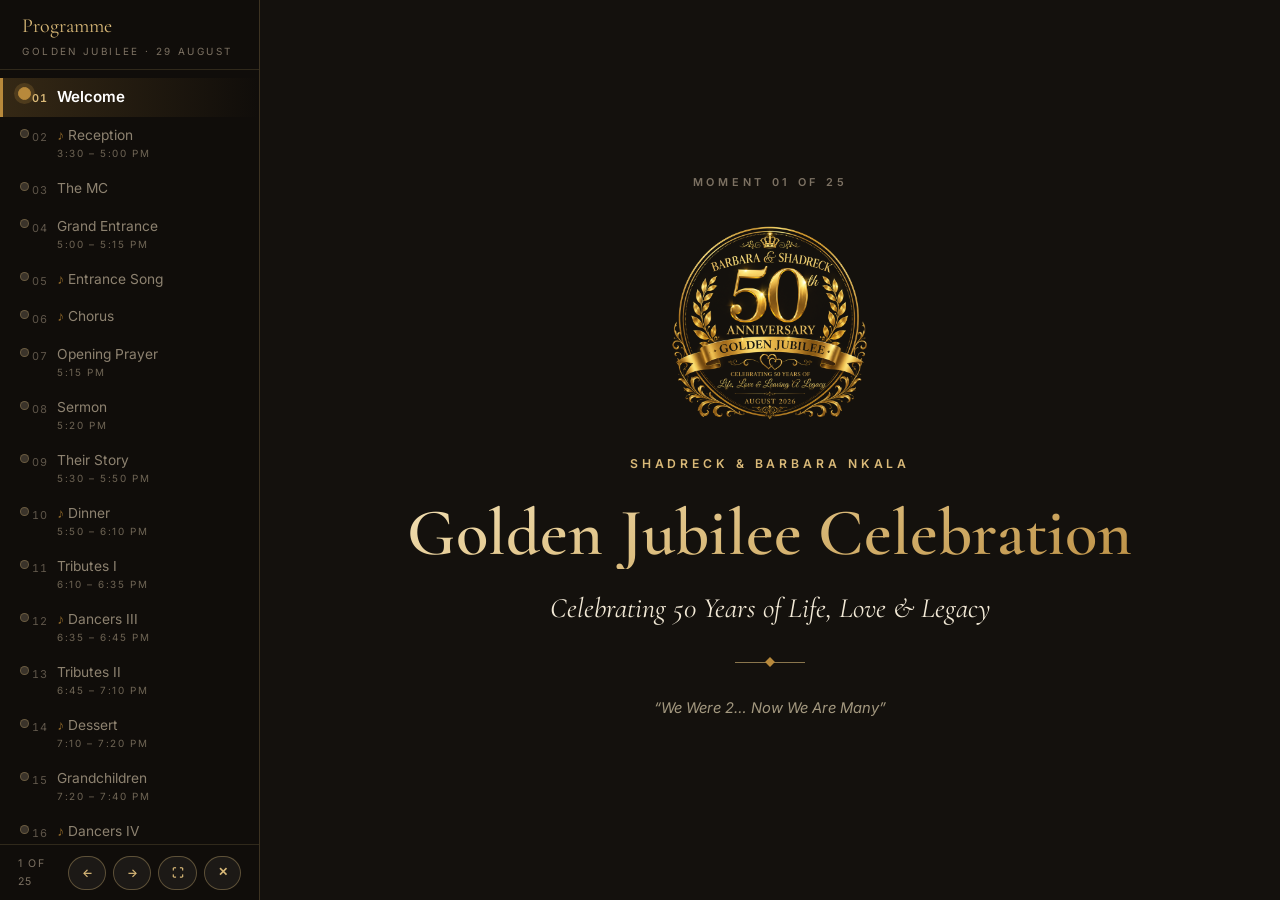
<file: programme.html>
<!DOCTYPE html>
<html lang="en">
<head>
<meta charset="utf-8">
<meta name="viewport" content="width=device-width,initial-scale=1">
<title>Programme — Shadreck &amp; Barbara Golden Jubilee</title>
<meta name="description" content="The order of proceedings for the Golden Jubilee of Shadreck and Barbara Nkala.">
<link rel="preconnect" href="https://fonts.googleapis.com">
<link rel="preconnect" href="https://fonts.gstatic.com" crossorigin>
<link href="https://fonts.googleapis.com/css2?family=Cormorant+Garamond:ital,wght@0,400;0,600;1,400&family=Inter:wght@400;500;600;700&display=swap" rel="stylesheet">
<link rel="stylesheet" href="assets/style.css">
<link rel="icon" href="assets/event-logo.png">
<style>
  body.prog{background:#14110d;color:#f7f1e4;margin:0;overflow:hidden;height:100vh}

  /* ---- shell: programme rail on the left, the big slide on the right ---- */
  .shell{display:grid;grid-template-columns:clamp(260px,20vw,360px) 1fr;height:100vh}
  .shell.solo{grid-template-columns:0 1fr}
  .shell.solo .rail{opacity:0;pointer-events:none}

  /* ---- the rail ---- */
  .rail{
    background:#100d0a;border-right:1px solid rgba(217,185,120,.22);
    display:flex;flex-direction:column;overflow:hidden;transition:opacity .3s ease
  }
  .rail-head{padding:1.5vh 1.4rem 1.1vh;border-bottom:1px solid rgba(217,185,120,.16)}
  .rail-head .t{
    font-family:var(--serif);font-size:1.25rem;color:var(--gold-lt);margin:0;line-height:1.2
  }
  .rail-head .s{
    font-size:.62rem;letter-spacing:.24em;text-transform:uppercase;
    color:#7d7263;margin:.35rem 0 0
  }
  .rail-list{list-style:none;margin:0;padding:.8vh 0 3vh;overflow-y:auto;flex:1;scrollbar-width:thin}
  .rail-list::-webkit-scrollbar{width:5px}
  .rail-list::-webkit-scrollbar-thumb{background:rgba(217,185,120,.28);border-radius:3px}

  .rail-item{
    display:grid;grid-template-columns:34px 1fr;gap:.55rem;align-items:start;
    width:100%;text-align:left;background:none;border:0;cursor:pointer;
    padding:.62rem 1.1rem .62rem .9rem;position:relative;
    font-family:var(--sans);color:#8d8270;font-size:.86rem;line-height:1.3;
    transition:color .25s ease,background .25s ease
  }
  .rail-item .n{
    font-size:.68rem;letter-spacing:.1em;color:#5f564a;padding-top:.2rem;
    font-variant-numeric:tabular-nums;text-align:right
  }
  .rail-item .t{overflow-wrap:break-word;hyphens:none}
  /* the tracker line running down the numbers */
  .rail-item::before{
    content:'';position:absolute;left:1.42rem;top:0;bottom:0;width:1px;
    background:rgba(217,185,120,.16)
  }
  .rail-item:first-child::before{top:50%}
  .rail-item:last-child::before{bottom:50%}
  .rail-item::after{
    content:'';position:absolute;left:calc(1.42rem - 3px);top:.72rem;
    width:7px;height:7px;border-radius:50%;background:#3a332a;
    border:1px solid rgba(217,185,120,.3);transition:.25s
  }

  .rail-item.done{color:#6d6355}
  .rail-item.done::before{background:rgba(217,185,120,.45)}
  .rail-item.done::after{background:var(--gold-dk);border-color:var(--gold-dk)}

  /* where we are now — the marker */
  .rail-item.now{
    color:#fff;background:linear-gradient(90deg,rgba(184,137,59,.22),transparent);
    font-weight:600;font-size:.95rem
  }
  .rail-item.now .n{color:var(--gold-lt)}
  .rail-item.now::after{
    background:var(--gold);border-color:var(--gold);width:11px;height:11px;
    left:calc(1.42rem - 5px);top:.62rem;
    box-shadow:0 0 0 4px rgba(184,137,59,.22)
  }
  /* The marker must never be a grid child, or it steals a column and the
     labels wrap one word per line. */
  .rail-item .marker{
    position:absolute;left:0;top:0;bottom:0;width:3px;background:transparent
  }
  .rail-item.now .marker{background:var(--gold)}
  .rail-item:hover:not(.now){color:#cfc3ab;background:rgba(255,255,255,.03)}

  .rail-foot{
    padding:1.1vh 1.1rem;border-top:1px solid rgba(217,185,120,.16);
    display:flex;gap:.5rem;align-items:center;justify-content:space-between
  }
  .rail-foot a,.rail-foot button{
    font-family:var(--sans);font-size:.72rem;font-weight:600;color:var(--gold-lt);
    background:rgba(255,255,255,.05);border:1px solid rgba(217,185,120,.35);
    border-radius:999px;padding:.4rem .8rem;cursor:pointer;text-decoration:none
  }
  .rail-foot a:hover,.rail-foot button:hover{background:var(--gold);color:#241f19}
  .rail-pos{font-size:.66rem;letter-spacing:.16em;text-transform:uppercase;color:#7d7263}

  /* ---- the slide ---- */
  .prog-stage{
    display:flex;align-items:center;justify-content:center;
    padding:6vh 5vw;text-align:center;overflow:hidden
  }
  .prog-slide{
    max-width:1400px;width:100%;opacity:0;transform:translateY(16px);
    transition:opacity .8s ease,transform .8s ease
  }
  .prog-slide.in{opacity:1;transform:none}

  .p-num{
    font-size:.68rem;letter-spacing:.34em;text-transform:uppercase;
    color:#7d7263;margin:0 0 2rem;font-weight:600
  }
  .p-kicker{
    font-size:clamp(.72rem,.95vw,1rem);letter-spacing:.32em;text-transform:uppercase;
    color:var(--gold-lt);font-weight:600;margin:0 0 1.5rem
  }
  .p-title{
    font-family:var(--serif);font-weight:600;line-height:1.06;margin:0;
    font-size:clamp(2.2rem,5.2vw,5rem);
    background:linear-gradient(160deg,#f6e6bd,var(--gold-lt),var(--gold));
    -webkit-background-clip:text;background-clip:text;color:transparent
  }
  .p-sub{
    font-family:var(--serif);font-style:italic;font-size:clamp(1.2rem,2.2vw,2.3rem);
    color:#f2e9d6;margin:1.3rem 0 0;line-height:1.3
  }
  .p-time{
    font-family:var(--serif);font-weight:600;line-height:1;
    font-size:clamp(1.9rem,4.2vw,4rem);margin:0 0 1.4rem;
    color:var(--gold-lt);letter-spacing:.01em
  }
  .p-time span{
    display:block;font-family:var(--sans);font-size:.6rem;font-weight:700;
    letter-spacing:.34em;text-transform:uppercase;color:#6f6555;margin-bottom:.7rem
  }
  .rail-item .mins{
    display:block;font-style:normal;font-size:.62rem;letter-spacing:.16em;
    text-transform:uppercase;color:#6f6555;margin-top:.15rem
  }
  .rail-item.now .mins{color:var(--gold-lt)}
  /* hymn words: full width, one line of the hymn per line on screen */
  .p-verse{margin:2.4rem auto 0;max-width:min(94%,1150px)}
  .p-verse p{
    font-family:var(--serif);font-size:clamp(1.15rem,2.15vw,2.15rem);line-height:1.5;
    margin:0 0 .35rem;color:#f7f1e4
  }

  /* ---- entertainment: give the music its own look ---- */
  .prog-slide.feature{position:relative}
  .prog-slide.feature::before{
    content:'';position:absolute;left:50%;top:50%;transform:translate(-50%,-50%);
    width:120%;height:150%;z-index:-1;
    background:radial-gradient(ellipse at center,rgba(184,137,59,.20),transparent 62%)
  }
  .prog-slide.feature .p-kicker{color:#f0d69b}
  .prog-slide.feature .p-kicker::before{content:'\266A\00a0\00a0'}
  .prog-slide.feature .p-kicker::after{content:'\00a0\00a0\266A'}
  .prog-slide.feature .p-title{
    background:linear-gradient(160deg,#fff3d4,#f0d69b,var(--gold));
    -webkit-background-clip:text;background-clip:text
  }
  .prog-slide.feature .p-sub{color:#f6ecd6}
  .rail-item .note{color:var(--gold-dk);font-style:normal;margin-right:.25rem}
  .rail-item.now .note{color:var(--gold)}
  .p-rule{width:70px;height:1px;background:rgba(217,185,120,.6);margin:2.2rem auto;position:relative}
  .p-rule::after{
    content:'';position:absolute;left:50%;top:50%;width:7px;height:7px;
    transform:translate(-50%,-50%) rotate(45deg);background:var(--gold)
  }
  .p-lines{margin:0;padding:0;list-style:none}
  .p-lines li{font-size:clamp(1rem,1.6vw,1.7rem);color:#e6dcc6;margin:.45rem 0;line-height:1.4}
  .p-lines li.name{font-family:var(--serif);font-size:clamp(1.3rem,2.2vw,2.3rem);color:#fff;font-weight:600}
  .p-lines li.quiet{font-size:clamp(.88rem,1.15vw,1.2rem);color:#a3987f;font-style:italic}
  .p-crest{width:min(22vh,210px);margin:0 auto 2rem;mix-blend-mode:screen}

  .p-pair{display:grid;grid-template-columns:1fr 1fr;gap:3.5vw;margin-top:2.4rem;text-align:center}
  .p-pair .p-kicker{margin-bottom:.8rem}
  .p-pair .p-title{font-size:clamp(1.4rem,2.6vw,2.4rem)}
  .p-pair .p-sub{font-size:clamp(.95rem,1.3vw,1.3rem);margin-top:.6rem}

  /* ---- phone / tablet: rail becomes a slim strip on top ---- */
  @media(max-width:900px){
    body.prog{overflow:auto;height:auto}
    .shell{grid-template-columns:1fr;height:auto}
    .shell.solo{grid-template-columns:1fr}
    .rail{border-right:0;border-bottom:1px solid rgba(217,185,120,.22);max-height:34vh}
    .rail-list{padding-bottom:1vh}
    .prog-stage{min-height:66vh;padding:5vh 7vw}
    .p-pair{grid-template-columns:1fr;gap:2.4rem}
  }
</style>
</head>
<body class="prog">

<div class="shell" id="shell">

  <aside class="rail" id="rail">
    <div class="rail-head">
      <p class="t">Programme</p>
      <p class="s">Golden Jubilee &middot; 29 August</p>
    </div>
    <ul class="rail-list" id="rail-list"></ul>
    <div class="rail-foot">
      <span class="rail-pos" id="pos"></span>
      <div style="display:flex;gap:.4rem">
        <button id="btn-prev" title="Previous">&larr;</button>
        <button id="btn-next" title="Next">&rarr;</button>
        <button id="btn-full" title="Fullscreen">&#9974;</button>
        <a href="index.html" title="Exit">&#10005;</a>
      </div>
    </div>
  </aside>

  <div class="prog-stage"><div class="prog-slide" id="slide"></div></div>
</div>

<script>
const SLIDES = [
  { crest:true,
    kicker:'Shadreck &amp; Barbara Nkala',
    title:'Golden Jubilee Celebration',
    sub:'Celebrating 50 Years of Life, Love &amp; Legacy',
    lines:[{t:'&ldquo;We Were 2&hellip; Now We Are Many&rdquo;', c:'quiet'}],
    tag:'Welcome' },

  { time:'3:30 &ndash; 5:00 PM', feature:true,
    kicker:'The celebration begins the moment you arrive',
    title:'Golden Hour Lawn Reception',
    sub:'Welcome Drinks &middot; Canap&eacute;s &middot; Photography',
    lines:[
      {t:'Family &amp; Guest Portraits &middot; Mingling &amp; Fellowship'},
      {t:'Live Band &middot; Umkhathi Wesizwe Traditional Dancers', c:'quiet'}],
    tag:'Reception' },

  { crest:true,
    kicker:'Your MC &amp; Poet for the Evening',
    title:'UmAfricaKazi',
    sub:'eBika &middot; eHaya',
    lines:[{t:'Ceremonial Proclaimer &middot; Praise Poet &middot; Mistress of Ceremonies', c:'quiet'}],
    tag:'The MC' },

  { time:'5:00 &ndash; 5:15 PM',
    kicker:'eBika &middot; eHaya',
    title:'Ceremonial Proclamation &amp; Grand Entrance',
    sub:'UmAfricaKazi Leads the Procession',
    lines:[
      {t:'The generations that have come from their union', c:'quiet'},
      {t:'culminating in the arrival of Shadreck &amp; Barbara Nkala', c:'quiet'}],
    tag:'Grand Entrance' },

  { lyric:true, feature:true,
    kicker:'Official Entrance Song &mdash; please join in',
    title:'Count Your Blessings',
    verse:[
      'When upon life&rsquo;s billows you are tempest-tossed,',
      'When you are discouraged, thinking all is lost,',
      'Count your many blessings, name them one by one,',
      'And it will surprise you what the Lord hath done.'],
    tag:'Entrance Song' },

  { lyric:true, feature:true,
    kicker:'Chorus',
    title:'Count Your Blessings',
    verse:[
      'Count your blessings, name them one by one,',
      'Count your blessings, see what God hath done;',
      'Count your blessings, name them one by one,',
      'Count your many blessings, see what God hath done.'],
    tag:'Chorus' },

  { time:'5:15 PM',
    kicker:'Before Anything Else',
    title:'Opening Prayer &amp; Dedication',
    lines:[{t:'Bishop Sindah Ngulube', c:'name'}],
    tag:'Opening Prayer' },

  { time:'5:20 PM',
    kicker:'Golden Jubilee Sermon',
    title:'A Word for Fifty Years',
    lines:[{t:'Bishop Ngwiza Mnkandla', c:'name'}],
    tag:'Sermon' },

  { time:'5:30 &ndash; 5:50 PM',
    kicker:'Their Story',
    title:'The Two Who Started It All',
    pair:[
      { kicker:'About Shadreck', title:'Mrs Grace Dube',  sub:'5:30 &ndash; 5:40' },
      { kicker:'About Barbara',  title:'Mrs Nomsa Jowah', sub:'5:41 &ndash; 5:50' }],
    tag:'Their Story' },

  { time:'5:50 &ndash; 6:10 PM', feature:true,
    kicker:'Please be seated',
    title:'Dinner Is Served',
    sub:'The band plays on',
    tag:'Dinner' },

  { time:'6:10 &ndash; 6:35 PM',
    kicker:'Round One',
    title:'Tributes',
    sub:'Words from those who know them best',
    lines:[
      {t:'6:10&nbsp; Mr Alex Nululeko Nkala', c:'name'},
      {t:'6:15&nbsp; Ms Dumisani Nomagugu Nkala', c:'name'},
      {t:'6:20&nbsp; Mr &amp; Mrs Chaka &amp; Faustina Bwanya', c:'name'},
      {t:'6:25&nbsp; Mr Gilbert Gumpo', c:'name'},
      {t:'6:30&nbsp; Ms Virginia Phiri', c:'name'}],
    tag:'Tributes I' },

  { time:'6:35 &ndash; 6:45 PM', feature:true,
    kicker:'Live Entertainment',
    title:'Umkhathi Wesizwe',
    sub:'Traditional Dancers &mdash; Act Three',
    tag:'Dancers III' },

  { time:'6:45 &ndash; 7:10 PM',
    kicker:'Round Two',
    title:'Tributes',
    sub:'The story continues, in other voices',
    lines:[
      {t:'6:45&nbsp; Mr &amp; Mrs Tawanda &amp; Sharon Bwanya', c:'name'},
      {t:'6:50&nbsp; Mr &amp; Mrs Thurston &amp; Ntando Davis', c:'name'},
      {t:'6:55&nbsp; Mr &amp; Mrs Ndaba &amp; Tendayi Nkala', c:'name'},
      {t:'7:00&nbsp; Mr Edgar Nxumalo', c:'name'},
      {t:'7:05&nbsp; Mrs Phathi Mavengere', c:'name'}],
    tag:'Tributes II' },

  { time:'7:10 &ndash; 7:20 PM', feature:true,
    kicker:'Live Entertainment',
    title:'The Band Plays',
    sub:'Dessert served at the tables',
    lines:[{t:'Please stay seated &mdash; the programme continues', c:'quiet'}],
    tag:'Dessert' },

  { time:'7:20 &ndash; 7:40 PM',
    kicker:'The Next Generation',
    title:'A Golden Rose From Each of Us',
    sub:'A Special Tribute from the Grandchildren',
    lines:[
      {t:'The Final Golden Bouquet', c:'name'},
      {t:'Presentation led by Thando on behalf of the Grandchildren', c:'quiet'}],
    tag:'Grandchildren' },

  { time:'7:40 &ndash; 7:50 PM', feature:true,
    kicker:'Live Entertainment',
    title:'Umkhathi Wesizwe',
    sub:'Traditional Dancers &mdash; Act Four',
    tag:'Dancers IV' },

  { time:'7:50 &ndash; 7:55 PM',
    kicker:'Special Nkala Tribute',
    title:'A Word from the Family',
    lines:[{t:'Mr Herbert Nkala', c:'name'}],
    tag:'Nkala Tribute' },

  { time:'7:55 &ndash; 8:05 PM', feature:true,
    kicker:'Take to the Floor',
    title:'Come &amp; Dance!',
    sub:'Live Band &middot; Dance Floor Open',
    tag:'Dancing' },

  { time:'8:05 &ndash; 8:30 PM',
    kicker:'Open Mic',
    title:'Voices of Love',
    sub:'Friends &middot; Church &middot; Extended Family',
    lines:[{t:'Six voices from the floor', c:'quiet'}],
    tag:'Voices of Love' },

  { time:'8:30 &ndash; 8:40 PM',
    kicker:'Fifty Golden Years',
    title:'The Cake Ceremony',
    sub:'Cake Cutting &middot; Anniversary Toast &middot; Celebration Photographs',
    lines:[{t:'The band plays', c:'quiet'}],
    tag:'Cake &amp; Toast' },

  { crest:true,
    time:'8:40 &ndash; 9:00 PM',
    kicker:'The Golden Jubilee Moment',
    title:'Walking Into the Sunset Together',
    sub:'&ldquo;The Best Is Yet to Come&rdquo;',
    lines:[
      {t:'Mr &amp; Mrs Shadreck &amp; Barbara Nkala', c:'name'},
      {t:'50 Years &middot; Reflections &middot; Gratitude &middot; Wisdom &middot; The Future', c:'quiet'}],
    tag:'The Couple' },

  { time:'9:00 &ndash; 9:10 PM',
    kicker:'Marriage &amp; Family Blessing',
    title:'A Blessing Over the Generations',
    lines:[
      {t:'Pastor Jongen Ncube', c:'name'},
      {t:'Children &amp; Grandchildren Gather Around Gogo &amp; Khulu', c:'quiet'}],
    tag:'Blessing' },

  { time:'9:10 PM',
    kicker:'On Behalf of the Family',
    title:'Vote of Thanks',
    lines:[{t:'Mr Ndabenhle Z Nkala', c:'name'}],
    tag:'Vote of Thanks' },

  { feature:true,
    kicker:'And Now&hellip;',
    title:'We Celebrate!',
    sub:'Live Band &middot; Dancing &middot; Family &middot; Fellowship',
    tag:'Celebration' },

  { crest:true,
    title:'Fifty Years. Two Hearts. One Journey.',
    sub:'Many Generations. An Extraordinary Legacy.',
    tag:'Close' }
];

/* ------------------------------------------------------------------
   Programme presentation.

   Left: the whole running order, with a tracker showing what is done,
   what is happening now, and what is still to come — so the room can
   see where it is in the evening at a glance.
   Right: the moment itself, big.

   Driven by hand: a running order never survives contact with a live
   event, so the MC advances it as things actually unfold.
------------------------------------------------------------------- */

const slideEl = document.getElementById('slide');
const listEl  = document.getElementById('rail-list');
const posEl   = document.getElementById('pos');
const shell   = document.getElementById('shell');
let i = 0;

/* ---------- the rail ---------- */
listEl.innerHTML = SLIDES.map((s, n) => `
  <li>
    <button class="rail-item" data-n="${n}">
      <span class="marker"></span>
      <span class="n">${String(n + 1).padStart(2, '0')}</span>
      <span class="t">${s.feature ? '<em class="note">&#9834;</em>' : ''}${s.tag}${
        s.time ? `<em class="mins">${s.time}</em>` : ''}</span>
    </button>
  </li>`).join('');

const items = [...listEl.querySelectorAll('.rail-item')];

listEl.addEventListener('click', e => {
  const b = e.target.closest('.rail-item');
  if (b) go(Number(b.dataset.n));
});

function paintRail(){
  items.forEach((el, n) => {
    el.classList.toggle('done', n < i);
    el.classList.toggle('now',  n === i);
  });
  /* keep the current moment in view without yanking the list about */
  items[i].scrollIntoView({ block: 'nearest', behavior: 'smooth' });
  posEl.textContent = `${i + 1} of ${SLIDES.length}`;
}

/* ---------- the slide ---------- */
function render(s, n){
  const crest  = s.crest  ? '<img class="p-crest" src="assets/event-logo.png" alt="">' : '';
  const kicker = s.kicker ? `<p class="p-kicker">${s.kicker}</p>` : '';
  const title  = s.title  ? `<h1 class="p-title">${s.title}</h1>` : '';
  const sub    = s.sub    ? `<p class="p-sub">${s.sub}</p>` : '';
  const lines  = s.lines
    ? `<div class="p-rule"></div><ul class="p-lines">${
        s.lines.map(l => `<li class="${l.c || ''}">${l.t}</li>`).join('')}</ul>`
    : '';
  const pair = s.pair
    ? `<div class="p-pair">${s.pair.map(p => `
        <div>
          ${p.kicker ? `<p class="p-kicker">${p.kicker}</p>` : ''}
          <h2 class="p-title">${p.title}</h2>
          ${p.sub ? `<p class="p-sub">${p.sub}</p>` : ''}
        </div>`).join('')}</div>`
    : '';

  const time = s.time
    ? `<p class="p-time"><span>On the night</span>${s.time}</p>` : '';

  /* hymn words for the big screen — bigger, and one line per line */
  const verse = s.verse
    ? `<div class="p-verse">${s.verse.map(l => `<p>${l}</p>`).join('')}</div>` : '';

  const foot = s.foot
    ? `<ul class="p-lines" style="margin-top:2.4rem">${
        s.foot.map(l => `<li class="${l.c || ''}">${l.t}</li>`).join('')}</ul>`
    : '';

  return `<p class="p-num">Moment ${String(n + 1).padStart(2,'0')} of ${SLIDES.length}</p>
          ${time}${crest}${kicker}${title}${sub}${verse}${lines}${pair}${foot}`;
}

function go(n){
  i = (n + SLIDES.length) % SLIDES.length;
  slideEl.classList.remove('in');
  setTimeout(() => {
    slideEl.innerHTML = render(SLIDES[i], i);
    slideEl.classList.toggle('feature', !!SLIDES[i].feature);
    requestAnimationFrame(() => slideEl.classList.add('in'));
  }, 240);
  paintRail();
  history.replaceState(null, '', '#' + (i + 1));
}

/* ---------- controls ---------- */
document.getElementById('btn-next').addEventListener('click', () => go(i + 1));
document.getElementById('btn-prev').addEventListener('click', () => go(i - 1));
document.getElementById('btn-full').addEventListener('click', toggleFull);

function toggleFull(){
  document.fullscreenElement ? document.exitFullscreen()
                             : document.documentElement.requestFullscreen();
}

document.addEventListener('keydown', e => {
  if (e.key === 'ArrowRight' || e.key === ' ' || e.key === 'PageDown'){ e.preventDefault(); go(i + 1); }
  if (e.key === 'ArrowLeft'  || e.key === 'PageUp'){ e.preventDefault(); go(i - 1); }
  if (e.key === 'ArrowDown'){ e.preventDefault(); go(i + 1); }
  if (e.key === 'ArrowUp'){   e.preventDefault(); go(i - 1); }
  if (e.key === 'Home') go(0);
  if (e.key === 'End')  go(SLIDES.length - 1);
  if (e.key === 'f' || e.key === 'F') toggleFull();
  /* L hides the rail for a full-bleed moment — the cake, the blessing */
  if (e.key === 'l' || e.key === 'L') shell.classList.toggle('solo');
  if (e.key === 'Escape' && !document.fullscreenElement) location.href = 'index.html';
});

/* Tap the right side of the slide to advance, left side to go back —
   for a tablet on the lectern. The rail handles its own clicks. */
document.querySelector('.prog-stage').addEventListener('click', e => {
  go(e.clientX > window.innerWidth / 2 ? i + 1 : i - 1);
});

/* Open at #7 to start on the seventh moment. */
go((parseInt(location.hash.slice(1), 10) || 1) - 1);
</script>
</body>
</html>
</file>
<file: assets/style.css>
/* Shadreck & Barbara — Golden Jubilee
   One stylesheet for every page. Warm ivory, gold leaf, deep ink. */

:root{
  --gold:#b8893b;
  --gold-lt:#d9b978;
  --gold-dk:#8a6427;
  --ink:#241f19;
  --ink-soft:#5b5248;
  --ivory:#fdfaf4;
  --cream:#f6efe2;
  --line:#e6dcc8;
  --white:#fff;
  --ok:#2f7a54;
  --warn:#b07d1a;
  --bad:#a83d3d;
  --serif:'Cormorant Garamond',Georgia,'Times New Roman',serif;
  --sans:'Inter',-apple-system,BlinkMacSystemFont,'Segoe UI',Helvetica,Arial,sans-serif;
  --shadow:0 12px 40px rgba(60,44,20,.10);
  --radius:14px;
}

*{box-sizing:border-box}
html{scroll-behavior:smooth}
body{
  margin:0;font-family:var(--sans);color:var(--ink);background:var(--ivory);
  font-size:17px;line-height:1.65;-webkit-font-smoothing:antialiased;
}
img{max-width:100%;display:block}
a{color:var(--gold-dk);text-underline-offset:3px}

h1,h2,h3,.serif{font-family:var(--serif);font-weight:600;line-height:1.15;letter-spacing:.2px}
h1{font-size:clamp(2.6rem,6vw,4.6rem);margin:0 0 .3em}
h2{font-size:clamp(1.9rem,3.6vw,2.9rem);margin:0 0 .45em}
h3{font-size:1.35rem;margin:0 0 .4em}
p{margin:0 0 1.1em}

.wrap{max-width:1120px;margin:0 auto;padding:0 24px}
.narrow{max-width:720px}
.center{text-align:center}
.muted{color:var(--ink-soft)}
.small{font-size:.88rem}
.eyebrow{
  font-size:.74rem;letter-spacing:.22em;text-transform:uppercase;
  color:var(--gold-dk);font-weight:600;margin:0 0 1rem
}
.rule{width:76px;height:1px;background:var(--gold);margin:1.6rem auto;position:relative}
.rule::after{
  content:'';position:absolute;left:50%;top:50%;width:7px;height:7px;
  transform:translate(-50%,-50%) rotate(45deg);background:var(--gold)
}

/* ---------- buttons ---------- */
.btn{
  display:inline-block;padding:.85rem 1.9rem;border-radius:999px;border:1px solid var(--gold);
  background:var(--gold);color:#fff;font-weight:600;font-size:.95rem;text-decoration:none;
  cursor:pointer;transition:.22s;font-family:var(--sans)
}
.btn:hover{background:var(--gold-dk);border-color:var(--gold-dk);transform:translateY(-1px)}
.btn.ghost{background:transparent;color:var(--gold-dk)}
.btn.ghost:hover{background:var(--gold);color:#fff}
.btn.sm{padding:.5rem 1.05rem;font-size:.82rem}
.btn[disabled]{opacity:.5;cursor:not-allowed;transform:none}

/* ---------- deadline bar (runs across the very top, every page) ---------- */
.topbar{
  display:block;text-align:center;text-decoration:none;
  background:linear-gradient(90deg,var(--gold-dk),var(--gold),var(--gold-dk));
  color:#fff;font-size:.86rem;font-weight:600;letter-spacing:.04em;
  padding:.72rem 1rem;line-height:1.35;position:relative;z-index:60
}
.topbar strong{font-weight:800;letter-spacing:.02em}
.topbar:hover{filter:brightness(1.07)}
.topbar.urgent{background:linear-gradient(90deg,#8a3f1f,#b5541f,#8a3f1f)}
.topbar.closed{background:var(--ink);color:#cbbfa8;font-weight:500}
@media(max-width:600px){
  .topbar{font-size:.8rem;padding:.65rem .9rem;letter-spacing:.01em}
}

/* ---------- nav ---------- */
.nav{
  position:sticky;top:0;z-index:50;background:rgba(253,250,244,.92);
  backdrop-filter:blur(10px);border-bottom:1px solid var(--line)
}
.nav .wrap{display:flex;align-items:center;justify-content:space-between;height:68px;gap:1rem}
.brand{font-family:var(--serif);font-size:1.2rem;font-weight:600;text-decoration:none;color:var(--ink)}
.brand span{color:var(--gold-dk)}
.nav-links{display:flex;gap:1.6rem;align-items:center}
.nav-links a{color:var(--ink-soft);text-decoration:none;font-size:.9rem;font-weight:500}
.nav-links a:hover{color:var(--gold-dk)}
.nav-links a.active:not(.btn){color:var(--gold-dk);border-bottom:2px solid var(--gold);padding-bottom:2px}
.nav-toggle{
  display:none;background:none;border:none;font-size:1.5rem;color:var(--ink);
  cursor:pointer;line-height:1;padding:.2rem .4rem
}
@media(max-width:820px){
  .nav .wrap{flex-wrap:wrap;height:auto;padding-block:.9rem}
  .nav-toggle{display:block;order:2}
  .nav-links{
    order:3;flex-basis:100%;flex-direction:column;align-items:stretch;gap:0;
    max-height:0;overflow:hidden;transition:max-height .3s ease
  }
  .nav-links.open{max-height:26rem;margin-top:.6rem}
  .nav-links a{padding:.85rem .2rem;border-top:1px solid var(--line)}
  .nav-links a.active:not(.btn){border-bottom:none}
  .nav-links a.btn{margin:.8rem 0 .3rem;text-align:center;border-top:none}
}

/* ---------- hero ---------- */
.hero{
  padding:clamp(4rem,10vw,7.5rem) 0 clamp(3rem,7vw,5rem);text-align:center;
  background:
    radial-gradient(ellipse at 50% 0%,rgba(217,185,120,.28),transparent 62%),
    linear-gradient(180deg,var(--cream),var(--ivory));
  border-bottom:1px solid var(--line)
}
.hero .years{
  font-family:var(--serif);font-size:clamp(5rem,13vw,9.5rem);line-height:.85;
  background:linear-gradient(160deg,var(--gold-lt),var(--gold),var(--gold-dk));
  -webkit-background-clip:text;background-clip:text;color:transparent;margin:0
}
.hero .lede{font-size:1.15rem;max-width:640px;margin:1.4rem auto 2rem;color:var(--ink-soft)}

/* hero: portrait beside the copy on desktop, stacked on phones */
.hero-grid{
  display:grid;grid-template-columns:minmax(0,1fr) minmax(0,.9fr);
  gap:clamp(2rem,5vw,4.5rem);align-items:center;text-align:left
}
.hero-copy .lede{margin-left:0}
.hero-portrait{margin:0;position:relative}
.hero-portrait img{
  width:100%;border-radius:10px;border:1px solid rgba(184,137,59,.5);
  box-shadow:0 26px 70px rgba(80,58,20,.28);
  outline:8px solid rgba(255,255,255,.75);outline-offset:-1px
}
.hero-portrait figcaption{
  text-align:center;margin-top:1.1rem;font-family:var(--serif);font-size:1.25rem;
  letter-spacing:.05em;color:var(--gold-dk)
}
.hero-portrait.missing{display:none}
.countdown{
  margin-top:1.8rem;font-size:.8rem;letter-spacing:.18em;text-transform:uppercase;
  color:var(--gold-dk);font-weight:600
}
@media(max-width:900px){
  .hero-grid{grid-template-columns:1fr;text-align:center}
  .hero-copy .lede{margin-inline:auto}
  .hero-portrait{max-width:460px;margin:1rem auto 0}
}

/* ---------- sections ---------- */
section{padding:clamp(3.5rem,7vw,5.5rem) 0}
section.tint{background:var(--cream);border-block:1px solid var(--line)}

/* ---------- submission deadline ----------
   Has to be unmissable without shouting: the weight sits in the date
   itself, not in colour or boxes. */
.deadline{
  background:var(--ink);color:var(--cream);
  padding:clamp(2.6rem,5vw,3.8rem) 0;text-align:center;
  border-block:1px solid rgba(217,185,120,.3)
}
.deadline-label{
  font-size:.76rem;letter-spacing:.28em;text-transform:uppercase;
  color:var(--gold-lt);margin:0 0 .7rem;font-weight:600
}
.deadline-date{
  font-family:var(--serif);font-weight:600;
  font-size:clamp(2.4rem,6vw,4rem);line-height:1;margin:0;
  background:linear-gradient(160deg,#f0dcae,var(--gold-lt),var(--gold));
  -webkit-background-clip:text;background-clip:text;color:transparent
}
.deadline-rule{
  width:60px;height:1px;background:rgba(217,185,120,.55);margin:1.6rem auto 1.4rem
}
.deadline-note{
  font-size:1.05rem;color:#e6dcc6;margin:0 auto;max-width:46ch
}
.deadline-note strong{color:#fff}
.deadline-after{
  font-size:.85rem;line-height:1.6;color:#9a8f7c;margin:1.4rem auto 0;max-width:52ch
}
.deadline-days{
  display:inline-block;margin-top:1.3rem;padding:.35rem 1rem;border-radius:999px;
  border:1px solid rgba(217,185,120,.4);font-size:.76rem;letter-spacing:.18em;
  text-transform:uppercase;color:var(--gold-lt);font-weight:600
}
.deadline-days.closed{border-color:rgba(255,255,255,.18);color:#9a8f7c}

/* ---------- invitation ---------- */
.invite-grid{
  display:grid;grid-template-columns:minmax(0,.85fr) minmax(0,1fr);
  gap:clamp(2rem,5vw,4.5rem);align-items:center
}
.invite-card{margin:0}
.invite-card img{
  width:100%;border-radius:8px;border:1px solid var(--line);
  box-shadow:0 22px 60px rgba(80,58,20,.22);transition:.3s
}
.invite-card a:hover img{transform:translateY(-4px);box-shadow:0 28px 70px rgba(80,58,20,.3)}
.invite-card figcaption{text-align:center;margin-top:.9rem}
.details{margin:1.8rem 0 2rem;padding:0;border-top:1px solid var(--line)}
.details div{
  display:grid;grid-template-columns:110px 1fr;gap:1rem;padding:.85rem 0;
  border-bottom:1px solid var(--line)
}
.details dt{
  font-size:.72rem;letter-spacing:.18em;text-transform:uppercase;
  color:var(--gold-dk);font-weight:700;padding-top:.15rem
}
.details dd{margin:0;font-family:var(--serif);font-size:1.18rem}
@media(max-width:820px){
  .invite-grid{grid-template-columns:1fr}
  .invite-card{max-width:420px;margin:0 auto}
  .details div{grid-template-columns:1fr;gap:.15rem}
}

/* ---------- full-bleed photo band ---------- */
.photo-band{position:relative;padding:0;overflow:hidden;isolation:isolate}
.photo-band img{
  position:absolute;inset:0;width:100%;height:100%;object-fit:cover;
  object-position:center 32%;z-index:-2
}
.photo-band::after{
  content:'';position:absolute;inset:0;z-index:-1;
  background:linear-gradient(180deg,rgba(20,16,11,.82),rgba(20,16,11,.66))
}
.photo-band-inner{padding:clamp(4rem,9vw,7rem) 0}
.photo-band h2{margin-bottom:.6rem}

/* ---------- footer crest ---------- */
.crest{
  width:160px;height:160px;object-fit:contain;margin:0 auto 1rem;
  mix-blend-mode:screen
}

/* ---------- story cards ---------- */
.tray{display:grid;grid-template-columns:repeat(auto-fill,minmax(290px,1fr));gap:1.6rem}
.card{
  background:var(--white);border:1px solid var(--line);border-radius:var(--radius);
  overflow:hidden;box-shadow:var(--shadow);display:flex;flex-direction:column;
  transition:.28s
}
.card:hover{transform:translateY(-3px);box-shadow:0 18px 48px rgba(60,44,20,.15)}
.card.featured{border-color:var(--gold);box-shadow:0 0 0 1px var(--gold),var(--shadow)}
/* The words are the point; the face is there to place the voice.
   A compact landscape crop keeps the story above the fold. */
.card-photo{aspect-ratio:3/2;background:var(--cream);object-fit:cover;object-position:center 28%;width:100%}
.card-photo.empty{
  display:flex;align-items:center;justify-content:center;font-family:var(--serif);
  font-size:2.6rem;color:var(--gold-lt)
}
.card-body{padding:1.4rem 1.5rem 1.6rem;display:flex;flex-direction:column;flex:1}
.card-body .msg{
  font-family:var(--serif);font-size:1.16rem;line-height:1.5;margin:0 0 1rem;
  display:-webkit-box;-webkit-line-clamp:7;-webkit-box-orient:vertical;overflow:hidden
}
.card .byline{margin-top:auto;padding-top:.9rem;border-top:1px solid var(--line)}
.card .byline strong{display:block;font-size:.95rem}
.quote{
  font-family:var(--serif);font-style:italic;color:var(--gold-dk);
  font-size:1rem;margin:0 0 .9rem
}
.tag{
  display:inline-block;padding:.2rem .65rem;border-radius:999px;background:var(--cream);
  border:1px solid var(--line);font-size:.7rem;letter-spacing:.09em;text-transform:uppercase;
  color:var(--ink-soft);font-weight:600
}

/* ---------- forms ---------- */
.field{margin-bottom:1.5rem}
label{display:block;font-weight:600;font-size:.92rem;margin-bottom:.4rem}
label .req{color:var(--bad)}
.hint{font-size:.84rem;color:var(--ink-soft);margin:.3rem 0 0}
input[type=text],input[type=email],input[type=tel],input[type=password],select,textarea{
  width:100%;padding:.8rem .95rem;border:1px solid var(--line);border-radius:10px;
  background:var(--white);font-family:var(--sans);font-size:1rem;color:var(--ink);
  transition:.18s
}
input:focus,select:focus,textarea:focus{
  outline:none;border-color:var(--gold);box-shadow:0 0 0 3px rgba(184,137,59,.15)
}
textarea{min-height:190px;resize:vertical;font-family:var(--serif);font-size:1.12rem;line-height:1.6}
.counter{text-align:right;font-size:.8rem;color:var(--ink-soft);margin-top:.3rem}
.counter.over{color:var(--bad);font-weight:600}
.check{display:flex;gap:.7rem;align-items:flex-start;font-weight:400;font-size:.92rem}
.check input{margin-top:.28rem;width:18px;height:18px;accent-color:var(--gold);flex:none}
.honeypot{position:absolute;left:-9999px;opacity:0;height:0;overflow:hidden}
.panel{
  background:var(--white);border:1px solid var(--line);border-radius:var(--radius);
  padding:clamp(1.6rem,4vw,2.6rem);box-shadow:var(--shadow)
}
.grid2{display:grid;grid-template-columns:1fr 1fr;gap:1.1rem}
@media(max-width:640px){.grid2{grid-template-columns:1fr}}

/* photo picker */
.dropzone{
  border:2px dashed var(--line);border-radius:var(--radius);padding:2.2rem 1.2rem;
  text-align:center;cursor:pointer;background:var(--cream);transition:.2s
}
.dropzone:hover,.dropzone.drag{border-color:var(--gold);background:#fbf5e9}
.preview{
  width:190px;aspect-ratio:4/5;object-fit:cover;border-radius:10px;margin:0 auto;
  border:1px solid var(--line)
}

/* ---------- notices ---------- */
.notice{padding:.95rem 1.15rem;border-radius:10px;font-size:.92rem;margin-bottom:1.2rem;border:1px solid}
.notice.ok  {background:#eef7f1;border-color:#bfe0cd;color:var(--ok)}
.notice.err {background:#fbeeee;border-color:#eccaca;color:var(--bad)}
.notice.info{background:var(--cream);border-color:var(--line);color:var(--ink-soft)}
.spinner{
  width:17px;height:17px;border:2px solid rgba(255,255,255,.4);border-top-color:#fff;
  border-radius:50%;display:inline-block;vertical-align:-3px;margin-right:.5rem;
  animation:spin .7s linear infinite
}
@keyframes spin{to{transform:rotate(360deg)}}
.empty-state{text-align:center;padding:3.5rem 1rem;color:var(--ink-soft)}

/* ---------- reveal on scroll ---------- */
.reveal{opacity:0;transform:translateY(20px);transition:opacity .7s ease,transform .7s ease}
.reveal.in{opacity:1;transform:none}

/* ---------- admin ---------- */
.admin-bar{
  background:var(--ink);color:var(--cream);position:sticky;top:0;z-index:60
}
.admin-bar .wrap{display:flex;align-items:center;justify-content:space-between;height:60px;gap:1rem}
.admin-bar a,.admin-bar button{color:var(--cream)}
.tabs{display:flex;gap:.4rem;flex-wrap:wrap;margin-bottom:1.8rem;border-bottom:1px solid var(--line)}
.tab{
  padding:.65rem 1.15rem;border:none;background:none;cursor:pointer;font-weight:600;
  font-size:.9rem;color:var(--ink-soft);border-bottom:2px solid transparent;font-family:var(--sans)
}
.tab.active{color:var(--gold-dk);border-bottom-color:var(--gold)}
.tab .count{
  display:inline-block;margin-left:.4rem;background:var(--gold);color:#fff;border-radius:999px;
  padding:0 .45rem;font-size:.72rem
}
.row{
  display:grid;grid-template-columns:96px 1fr 250px;gap:1.3rem;padding:1.4rem;
  background:var(--white);border:1px solid var(--line);border-radius:var(--radius);margin-bottom:1.1rem
}
@media(max-width:840px){.row{grid-template-columns:1fr}}
.row .thumb{width:96px;aspect-ratio:4/5;object-fit:cover;border-radius:8px;background:var(--cream)}
.status{
  display:inline-block;padding:.18rem .6rem;border-radius:999px;font-size:.7rem;
  font-weight:700;letter-spacing:.07em;text-transform:uppercase
}
.status.pending {background:#fdf2dc;color:var(--warn)}
.status.approved{background:#e9f5ee;color:var(--ok)}
.status.hold    {background:#eef0f4;color:#546}
.status.rejected{background:#fbeeee;color:var(--bad)}
.status.archived{background:#f0ece4;color:var(--ink-soft)}
.actions{display:flex;flex-direction:column;gap:.5rem}
.actions .btn{width:100%;text-align:center}
.toggles{display:flex;flex-direction:column;gap:.35rem;margin-top:.6rem;font-size:.84rem}
.toggles label{font-weight:400;display:flex;gap:.5rem;align-items:center;margin:0}
.private{
  background:var(--cream);border-radius:8px;padding:.6rem .8rem;font-size:.82rem;
  margin:.7rem 0;border-left:3px solid var(--gold)
}

/* ---------- event wall ---------- */
body.wall{
  background:#14110d;color:#f7f1e4;overflow:hidden;height:100vh;margin:0;cursor:none
}
.wall-stage{
  height:100vh;display:flex;align-items:center;justify-content:center;padding:5vh 6vw;position:relative
}
.wall-slide{
  display:grid;grid-template-columns:minmax(0,24%) minmax(0,1fr);gap:4.5vw;align-items:center;
  max-width:1700px;width:100%;opacity:0;transition:opacity 1.1s ease,transform 1.1s ease;
  transform:translateY(18px)
}
.wall-slide.in{opacity:1;transform:none}
.wall-slide img{
  width:100%;aspect-ratio:4/5;object-fit:cover;border-radius:8px;
  box-shadow:0 30px 80px rgba(0,0,0,.6);border:1px solid rgba(217,185,120,.35)
}
/* the crest is artwork, not a portrait — no crop, no frame */
.wall-slide img.wall-crest{
  width:min(42vh,420px);aspect-ratio:1;object-fit:contain;border:none;
  box-shadow:none;border-radius:0;margin:0 auto 2.4rem;
  /* the artwork has a solid black backing — screen blend drops it away */
  mix-blend-mode:screen
}
/* The text column is height-bounded so fitMessage() has something real to
   measure against: the type shrinks to fit rather than the words being cut. */
.wall-text{
  max-height:86vh;overflow:hidden;
  display:flex;flex-direction:column;justify-content:center
}
.wall-msg{
  font-family:var(--serif);font-size:2.6vw;line-height:1.32;margin:0 0 1.8rem;
  text-wrap:pretty
}
.wall-quote{
  font-family:var(--serif);font-style:italic;color:var(--gold-lt);
  font-size:clamp(1.3rem,2vw,2rem);margin:0 0 1.6rem
}
.wall-by{font-size:clamp(1rem,1.3vw,1.4rem);letter-spacing:.16em;text-transform:uppercase;color:var(--gold-lt)}
.wall-by span{display:block;letter-spacing:.04em;text-transform:none;color:#b7ac97;margin-top:.4rem;font-size:.85em}
.wall-qr{text-align:center}
/* big enough to scan from the back of the room */
.wall-qr img{width:min(48vh,480px);aspect-ratio:1;background:#fff;padding:22px;border-radius:14px;margin:0 auto 2.4rem}
/* exit + keyboard hints — fade in on movement, out again after a moment */
.wall-controls{
  position:fixed;top:22px;left:50%;transform:translateX(-50%) translateY(-16px);
  display:flex;gap:1.4rem;align-items:center;z-index:12;
  opacity:0;visibility:hidden;transition:opacity .35s ease,transform .35s ease,visibility .35s
}
.wall-controls.in{opacity:1;visibility:visible;transform:translateX(-50%) translateY(0)}
.wall-exit{
  display:inline-block;padding:.55rem 1.3rem;border-radius:999px;
  border:1px solid rgba(217,185,120,.55);background:rgba(20,17,13,.85);
  color:var(--gold-lt);text-decoration:none;font-size:.9rem;font-weight:600;
  font-family:var(--sans);backdrop-filter:blur(6px)
}
.wall-exit:hover{background:var(--gold);color:#241f19;border-color:var(--gold)}
.wall-help{
  font-size:.78rem;letter-spacing:.1em;text-transform:uppercase;
  color:#7d7263;font-family:var(--sans)
}
.wall-progress{position:fixed;left:0;bottom:0;height:3px;background:var(--gold);width:0;transition:width .25s linear}
.wall-count{position:fixed;right:26px;bottom:20px;font-size:.8rem;color:#6d6353;letter-spacing:.12em}
.wall-toast{
  position:fixed;left:50%;top:26px;transform:translateX(-50%) translateY(-140%);
  background:var(--gold);color:#2a1f0c;padding:.7rem 1.5rem;border-radius:999px;
  font-weight:600;font-size:.92rem;z-index:10;
  opacity:0;visibility:hidden;transition:transform .5s ease,opacity .4s ease,visibility .4s
}
.wall-toast.in{transform:translateX(-50%) translateY(0);opacity:1;visibility:visible}

/* ---------- footer ---------- */
footer{
  background:var(--ink);color:#cfc5b2;padding:3.5rem 0 2.5rem;font-size:.9rem;text-align:center
}
footer a{color:var(--gold-lt)}

/* ---------- print / book ---------- */
@media print{
  .no-print{display:none!important}
  body{background:#fff;font-size:11pt}
  .book-page{
    page-break-after:always;break-after:page;height:auto;
    padding:0;box-shadow:none;border:none
  }
}
.book-page{
  width:210mm;min-height:297mm;margin:0 auto 22px;background:#fff;padding:26mm 22mm;
  box-shadow:var(--shadow);position:relative;display:flex;flex-direction:column
}
.book-page .bp-photo{width:46mm;aspect-ratio:1;object-fit:cover;object-position:center 28%;float:right;margin:0 0 7mm 7mm;border-radius:2mm}
.book-page .bp-msg{font-family:var(--serif);font-size:13.5pt;line-height:1.62}
.book-page .bp-by{margin-top:auto;padding-top:8mm;border-top:.4mm solid var(--gold);font-family:var(--serif)}
.book-page .bp-by strong{display:block;font-size:14pt}
.book-page .bp-num{position:absolute;bottom:14mm;left:50%;transform:translateX(-50%);font-size:9pt;color:#999}

/* ============================================================
   MOBILE
   Most people will meet this on a phone, often on Zimbabwean or
   South African mobile data. Priorities, in order: the words are
   readable, the form is effortless with one thumb, and nothing
   scrolls sideways.
   ============================================================ */
@media(max-width:640px){

  /* iOS zooms the page if a field's text is under 16px. Never let it. */
  input[type=text],input[type=email],input[type=tel],input[type=password],
  select,textarea{font-size:16px;padding:.85rem .9rem}
  textarea{min-height:210px;font-size:1.08rem}

  /* Thumb-sized targets. 44px is the accessibility floor. */
  .btn{padding:.95rem 1.7rem;min-height:48px;line-height:1.3}
  .btn.sm{padding:.6rem 1.1rem;min-height:40px}
  .nav-toggle{min-width:44px;min-height:44px}
  .check input{width:22px;height:22px}

  .wrap{padding:0 18px}
  section{padding:3rem 0}
  h1{font-size:clamp(2.1rem,9vw,2.9rem)}
  h2{font-size:clamp(1.7rem,6.5vw,2.2rem)}

  /* Hero: the portrait leads on a phone, then the words. */
  .hero{padding:2.5rem 0 2.8rem}
  .hero .years{font-size:5.2rem}
  .hero-grid{gap:2rem}
  .hero-portrait{order:-1;max-width:320px}
  .hero .lede{font-size:1.05rem}

  .deadline{padding:2.4rem 0}
  .deadline-date{font-size:2.2rem}
  .deadline-note{font-size:.98rem}
  .deadline-after{font-size:.8rem}

  /* One card per row reads better than two cramped ones. */
  .tray{grid-template-columns:1fr;gap:1.2rem}
  .card-photo{aspect-ratio:16/10}
  .card-body{padding:1.2rem 1.2rem 1.4rem}
  .card-body .msg{font-size:1.1rem;-webkit-line-clamp:6}

  .filters{flex-direction:column;gap:.7rem}
  .filters input,.filters select{width:100%;min-width:0}

  .panel{padding:1.4rem 1.2rem}
  .grid2{grid-template-columns:1fr;gap:0}
  .preview{width:150px}
  .dropzone{padding:1.7rem 1rem}

  .invite-card{max-width:100%}
  .photo-band-inner{padding:3.2rem 0}

  /* Story modal: no floated image on a narrow screen. */
  .modal{padding:0}
  .modal-inner{border-radius:0;min-height:100vh}
  .modal img{float:none;width:100%;max-width:260px;margin:0 auto 1.2rem}

  footer{padding:2.6rem 0 2rem}
  .crest{width:120px;height:120px}
}

/* The slideshow on a handset: stack it, and let the page scroll rather
   than clipping a long testimony to a fixed viewport height. */
@media(max-width:820px){
  body.wall{overflow:auto;cursor:default;height:auto}
  .wall-stage{height:auto;min-height:100vh;padding:5.5rem 7vw 4rem}
  .wall-slide{grid-template-columns:1fr;gap:1.8rem;text-align:center}
  .wall-slide img{max-width:220px;margin:0 auto}
  .wall-slide img.wall-crest{width:min(58vw,260px)}
  /* phone: let it scroll, so nothing is clipped by the height clamp */
  .wall-text{max-height:none;overflow:visible;display:block}
  .wall-msg{font-size:1.45rem;line-height:1.4}
  .wall-quote{font-size:1.15rem}
  .wall-by{font-size:.95rem}
  .wall-controls{top:12px;flex-direction:column;gap:.6rem;width:92%}
  .wall-help{display:none}
  .wall-qr img{width:min(62vw,300px)}
  .wall-count{right:14px;bottom:12px;font-size:.7rem}
}

/* The print-book preview must not force a sideways scroll on a phone. */
@media(max-width:820px){
  .book-page{width:100%;min-height:0;padding:1.6rem 1.3rem}
  .book-page .bp-photo{width:36vw;max-width:150px;margin:0 0 1rem 1rem}
}

/* ============================================================
   COUNTDOWN TICKER — sits directly under the menu on the home page.
   The top bar states the date; this makes the time left feel real.
   ============================================================ */
.ticker{
  background:linear-gradient(180deg,#2b241c,var(--ink));
  color:var(--cream);padding:1.9rem 0 1.7rem;text-align:center;
  border-bottom:1px solid rgba(217,185,120,.28)
}
.ticker-label{
  font-size:.72rem;letter-spacing:.28em;text-transform:uppercase;
  color:var(--gold-lt);font-weight:600;margin:0 0 1.1rem
}
.ticker-clock{display:flex;justify-content:center;gap:.7rem;flex-wrap:wrap}
.ticker .unit{
  min-width:86px;padding:.75rem .6rem .6rem;border-radius:10px;
  background:rgba(255,255,255,.045);border:1px solid rgba(217,185,120,.28)
}
.ticker .num{
  display:block;font-family:var(--serif);font-weight:600;
  font-size:2.5rem;line-height:1;
  background:linear-gradient(160deg,#f4e2b6,var(--gold-lt),var(--gold));
  -webkit-background-clip:text;background-clip:text;color:transparent;
  font-variant-numeric:tabular-nums
}
.ticker .cap{
  display:block;margin-top:.4rem;font-size:.62rem;letter-spacing:.2em;
  text-transform:uppercase;color:#9a8f7c;font-weight:600
}
.ticker-foot{
  margin:1.3rem auto 0;font-size:.9rem;color:#b7ac97;max-width:56ch
}
.ticker-foot strong{color:var(--cream)}
.ticker-foot a{color:var(--gold-lt);font-weight:600;white-space:nowrap;margin-left:.35rem}
/* after the deadline the clock is meaningless — the wording carries it */
.ticker.closed .ticker-clock{display:none}
.ticker.closed .ticker-label{color:#9a8f7c;letter-spacing:.14em;font-size:.9rem;text-transform:none}

@media(max-width:640px){
  .ticker{padding:1.4rem 0 1.3rem}
  .ticker-clock{gap:.45rem}
  .ticker .unit{min-width:0;flex:1 1 0;padding:.6rem .3rem .5rem}
  .ticker .num{font-size:1.85rem}
  .ticker .cap{font-size:.55rem;letter-spacing:.12em}
  .ticker-foot{font-size:.82rem;margin-top:1rem}
  .ticker-foot a{display:block;margin:.4rem 0 0}
}
</file>
